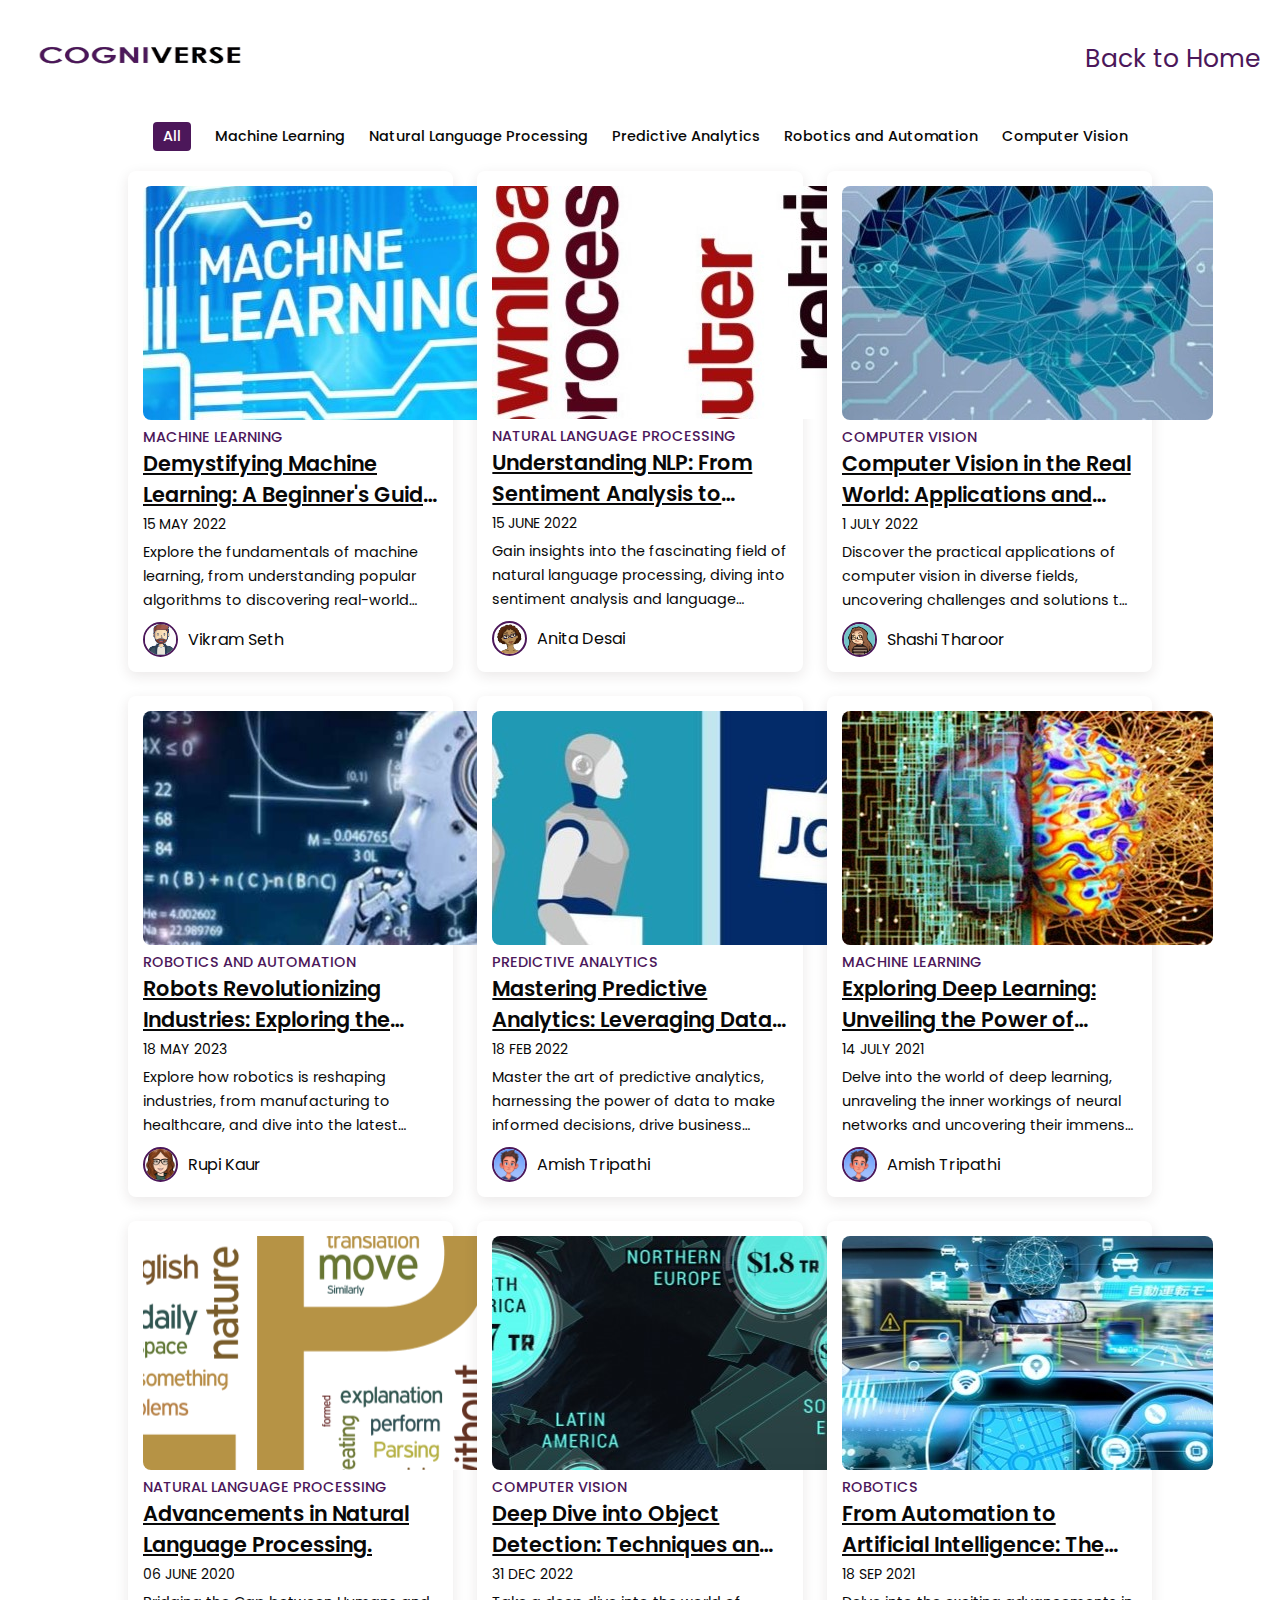
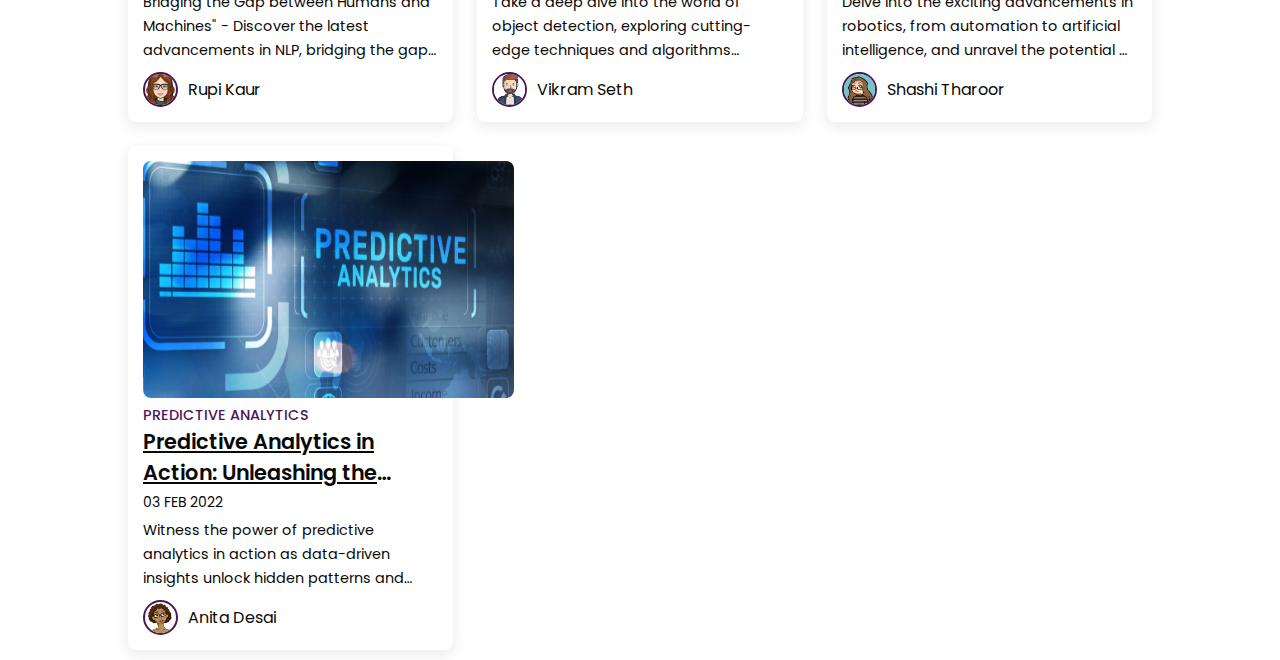
<file: app.html>
<!DOCTYPE html>
<html lang="en">
<head>
    <meta charset="UTF-8">
    <meta name="viewport" content="width=device-width, initial-scale=1.0">
    <title>Applications</title>
    <link rel="stylesheet" href="style.css">
    <style>
        /* Additional CSS specific to post-page.html */
        body {
          margin: 0;
          padding-top: 80px; /* Adjust this value to provide space for the fixed navbar */
        }
    
        /* Fixed Navbar */
        nav {
          position: fixed;
          top: 0;
          left: 0;
          width: 100%;
          background-color: #fff;
          padding: 20px;
          color: #000;
        }
    
        .logo {
         
          height: 70px;
          width:250px;
        }
    
        .nav-links {
          /*display: inline-block;*/
          float: right;
        }
    
        .nav-links a {
          color: #4c175a;
          text-decoration: none;
          margin-left: 20px;
          font-size: 25px;
        }
    </style>
</head>
<body>
    <div id="head">
        <div class="contain">
            <nav>
                <a href="index.html"><img src="logo1.png" class="logo" alt="Logo"></a>
                <div class="nav-links">
                  <a href="index.html">Back to Home</a>
                </div>
              </nav>
        </div>
    </div>
    <div id="blog">
        <div class="post-filter container">
            <span class="filter-item active-filter" data-filter="all">All</span>
            <span class="filter-item" data-filter="ML">Machine Learning</span>
            <span class="filter-item" data-filter="NLP">Natural Language Processing</span>
            <span class="filter-item" data-filter="PA">Predictive Analytics</span>
            <span class="filter-item" data-filter="robotics">Robotics and Automation</span>
            <span class="filter-item" data-filter="cv">Computer Vision</span>
        </div>
    
        <section class="post container">
           
            <div class="post-box ML">
                <a href="post-page.html"><img src="ML.jpg" alt="" class="post-img"></a>
                <h2 class="category">Machine Learning</h2>
                <a href="post-page.html" class="post-title">
                    Demystifying Machine Learning: A Beginner's Guide to Algorithms and Applications.
                </a>
                <span class="post-date">15 May 2022</span>
                <p class="post-description">Explore the fundamentals of machine learning, from understanding popular algorithms to discovering real-world applications, making it accessible to beginners.</p>
                <div class="profile">
                    <img src="icon1.jpeg" alt=""class="profile-img">
                    <span class="profile-name">Vikram Seth</span>
                </div>
            </div>
            <div class="post-box NLP">
                <a href="post-page.html"><img src="NLP.jpg" alt="" class="post-img"></a>
                <h2 class="category">Natural Language Processing</h2>
                <a href="post-page.html" class="post-title">
                    Understanding NLP: From Sentiment Analysis to Language Generation.
                </a>
                <span class="post-date">15 June 2022</span>
                <p class="post-description"> Gain insights into the fascinating field of natural language processing, diving into sentiment analysis and language generation techniques, enabling machines to understand and communicate like humans.</p>
                <div class="profile">
                    <img src="icon2.png" alt=""class="profile-img">
                    <span class="profile-name">Anita Desai</span>
                </div>
            </div>
            <div class="post-box cv">
                <a href="post-page.html"><img src="rl.jpg" alt="" class="post-img"></a>
                <h2 class="category">Computer Vision</h2>
                <a href="post-page.html" class="post-title">
                    Computer Vision in the Real World: Applications and Challenges.
                </a>
                <span class="post-date">1 July 2022</span>
                <p class="post-description"> Discover the practical applications of computer vision in diverse fields, uncovering challenges and solutions to enhance object recognition, image processing, and more.</p>
                <div class="profile">
                    <img src="icon3.jpg" alt=""class="profile-img">
                    <span class="profile-name">Shashi Tharoor</span>
                </div>
            </div>
            <div class="post-box robotics">
                <a href="post-page.html"><img src="robotics.jpg" alt="" class="post-img"></a>
                <h2 class="category">Robotics and Automation</h2>
                <a href="post-page.html" class="post-title">
                    Robots Revolutionizing Industries: Exploring the Latest Trends in Robotics. 
                </a>
                <span class="post-date">18 May 2023</span>
                <p class="post-description"> Explore how robotics is reshaping industries, from manufacturing to healthcare, and dive into the latest trends driving the future of automation and intelligent machines.</p>
                <div class="profile">
                    <img src="icon4.png" alt=""class="profile-img">
                    <span class="profile-name">Rupi Kaur</span>
                </div>
            </div>
            <div class="post-box PA">
                <a href="post-page.html"><img src="jobs.jpg" alt="" class="post-img"></a>
                <h2 class="category">Predictive Analytics</h2>
                <a href="post-page.html" class="post-title">
                    Mastering Predictive Analytics: Leveraging Data for Better Decision-Making.
                </a>
                <span class="post-date">18 Feb 2022</span>
                <p class="post-description">Master the art of predictive analytics, harnessing the power of data to make informed decisions, drive business growth, and gain a competitive edge in today's data-driven world.</p>
                <div class="profile">
                    <img src="icon5.jpg" alt=""class="profile-img">
                    <span class="profile-name">Amish Tripathi</span>
                </div>
            </div>


            <div class="post-box ML">
                <a href="post-page.html"><img src="dl.jpg" alt="" class="post-img"></a>
                <h2 class="category">Machine Learning</h2>
                <a href="post-page.html" class="post-title">
                    Exploring Deep Learning: Unveiling the Power of Neural Networks.
                </a>
                <span class="post-date">14 July 2021</span>
                <p class="post-description"> Delve into the world of deep learning, unraveling the inner workings of neural networks and uncovering their immense potential in various domains.</p>
                <div class="profile">
                    <img src="icon5.jpg" alt=""class="profile-img">
                    <span class="profile-name">Amish Tripathi</span>
                </div>
            </div>
    
            <div class="post-box NLP">
                <a href="post-page.html"><img src="NLP.png" alt="" class="post-img"></a>
                <h2 class="category">Natural Language Processing</h2>
                <a href="post-page.html" class="post-title">
                    Advancements in Natural Language Processing.
                </a>
                <span class="post-date">06 June 2020</span>
                <p class="post-description"> Bridging the Gap between Humans and Machines" - Discover the latest advancements in NLP, bridging the gap between humans and machines, revolutionizing communication and paving the way for intelligent applications.</p>
                <div class="profile">
                    <img src="icon4.png" alt=""class="profile-img">
                    <span class="profile-name">Rupi Kaur</span>
                </div>
            </div>
            <div class="post-box cv">
                <a href="post-page.html"><img src="eco.jpg" alt="" class="post-img"></a>
                <h2 class="category">Computer Vision</h2>
                <a href="post-page.html" class="post-title">
                    Deep Dive into Object Detection: Techniques and Algorithms.
                </a>
                <span class="post-date">31 Dec 2022</span>
                <p class="post-description">Take a deep dive into the world of object detection, exploring cutting-edge techniques and algorithms powering the accurate identification and localization of objects in images and videos.</p>
                <div class="profile">
                    <img src="icon1.jpeg" alt=""class="profile-img">
                    <span class="profile-name">Vikram Seth</span>
                </div>
            </div>
            <div class="post-box robotics">
                <a href="post-page.html"><img src="vehi.jpeg" alt="" class="post-img"></a>
                <h2 class="category">Robotics</h2>
                <a href="post-page.html" class="post-title">
                    From Automation to Artificial Intelligence: The Future of Robotics.
                </a>
                <span class="post-date">18 Sep 2021</span>
                <p class="post-description">Delve into the exciting advancements in robotics, from automation to artificial intelligence, and unravel the potential of robots to transform our daily lives.</p>
                <div class="profile">
                    <img src="icon3.jpg" alt=""class="profile-img">
                    <span class="profile-name">Shashi Tharoor</span>
                </div>
            </div>
            <div class="post-box PA">
                <a href="post-page.html"><img src="PA.png" alt="" class="post-img"></a>
                <h2 class="category">Predictive Analytics</h2>
                <a href="post-page.html" class="post-title">
                    Predictive Analytics in Action: Unleashing the Power of Data-driven Insights.
                </a>
                <span class="post-date">03 Feb 2022</span>
                <p class="post-description">Witness the power of predictive analytics in action as data-driven insights unlock hidden patterns and trends, empowering organizations to optimize processes, improve customer experiences, and drive innovation.</p>
                <div class="profile">
                    <img src="icon2.png" alt=""class="profile-img">
                    <span class="profile-name">Anita Desai</span>
                </div>
            </div>
        </section>
    </div>
    <script src="https://code.jquery.com/jquery-3.7.0.js" integrity="sha256-JlqSTELeR4TLqP0OG9dxM7yDPqX1ox/HfgiSLBj8+kM=" crossorigin="anonymous"></script>
    <script src="main.js"></script>
    
</body>
</html>
</file>
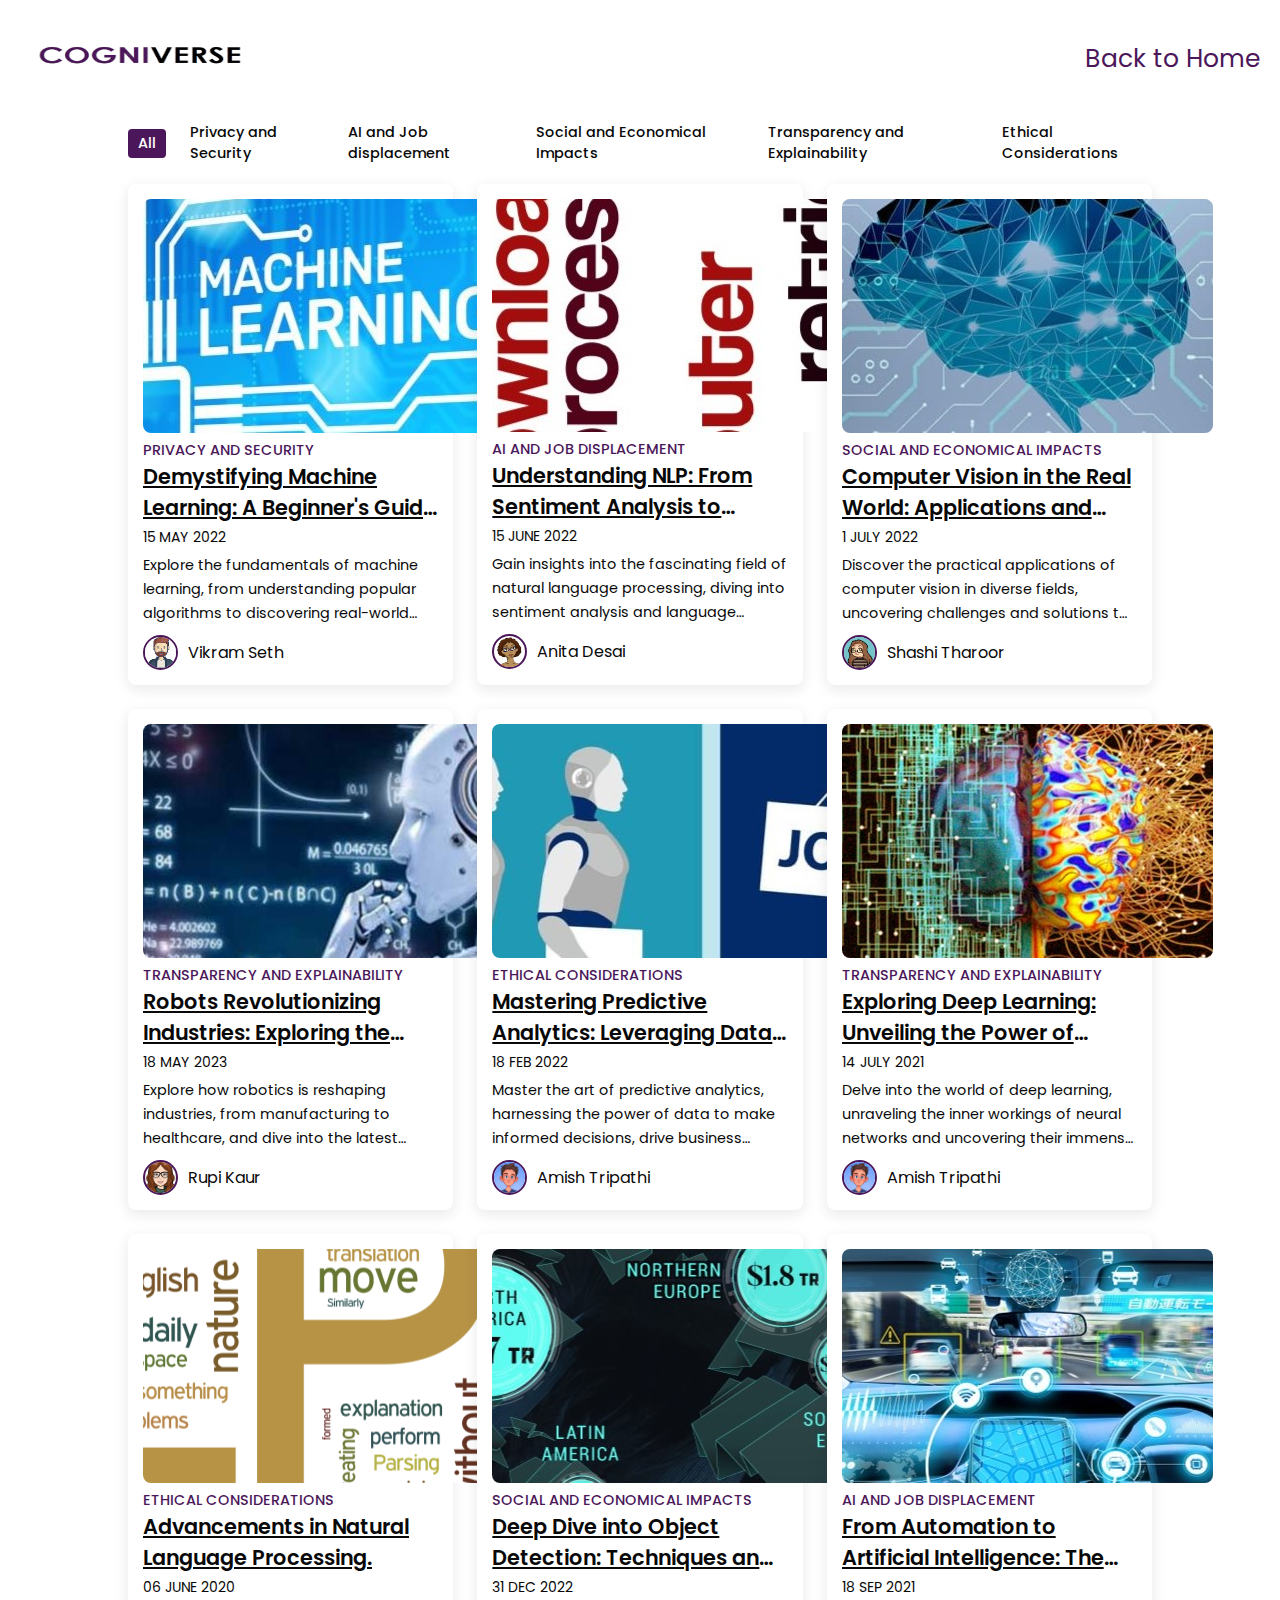
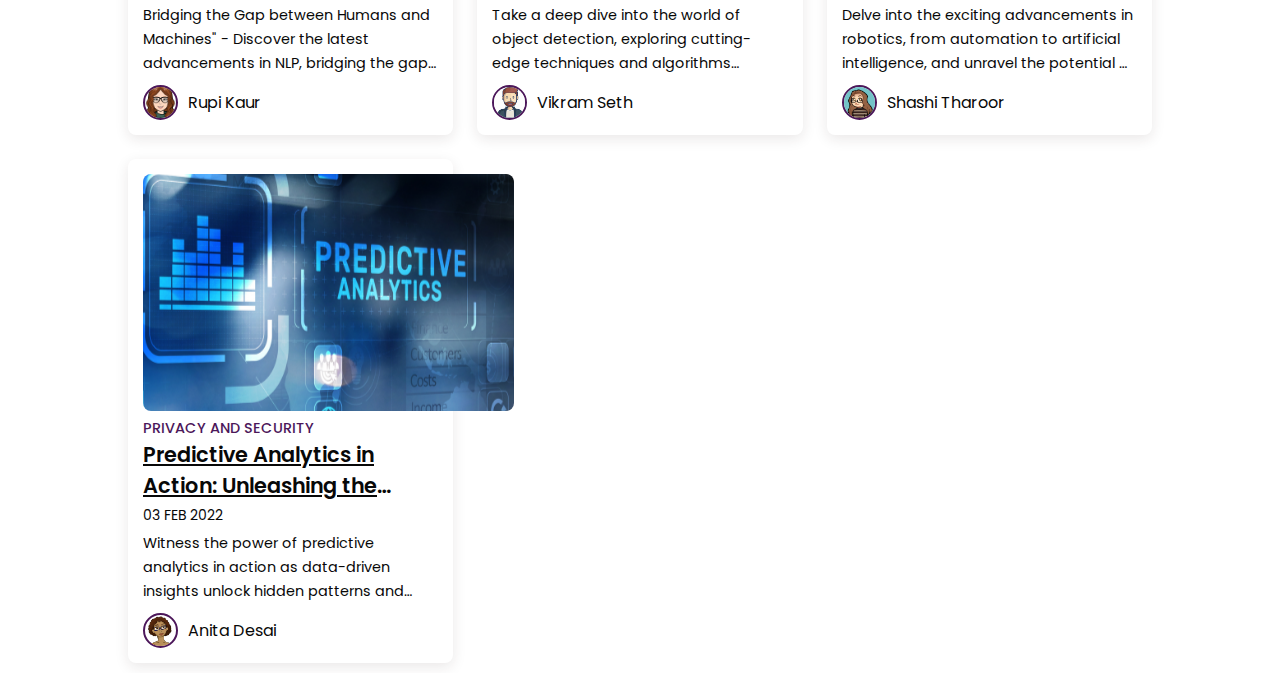
<file: ethics.html>
<!DOCTYPE html>
<html lang="en">
<head>
    <meta charset="UTF-8">
    <meta name="viewport" content="width=device-width, initial-scale=1.0">
    <title>Ethics</title>
    <link rel="stylesheet" href="style.css">
    <style>
        /* Additional CSS specific to post-page.html */
        body {
          margin: 0;
          padding-top: 80px; /* Adjust this value to provide space for the fixed navbar */
        }
    
        /* Fixed Navbar */
        nav {
          position: fixed;
          top: 0;
          left: 0;
          width: 100%;
          background-color: #fff;
          padding: 20px;
          color: #000;
        }
    
        .logo {
         
          height: 70px;
          width:250px;
        }
    
        .nav-links {
          /*display: inline-block;*/
          float: right;
        }
    
        .nav-links a {
          color: #4c175a;
          text-decoration: none;
          margin-left: 20px;
          font-size: 25px;
        }
    </style>
</head>
<body>
    <div id="head">
        <div class="contain">
            <nav>
                <a href="index.html"><img src="logo1.png" class="logo" alt="Logo"></a>
                <div class="nav-links">
                  <a href="index.html">Back to Home</a>
                </div>
              </nav>
        </div>
    </div>
    <div id="blog">
        <div class="post-filter container">
            <span class="filter-item active-filter" data-filter="all">All</span>
            <span class="filter-item" data-filter="privacy">Privacy and Security</span>
            <span class="filter-item" data-filter="job">AI and Job displacement</span>
            <span class="filter-item" data-filter="eco">Social and Economical Impacts</span>
            <span class="filter-item" data-filter="trans">Transparency and Explainability</span>
            <span class="filter-item" data-filter="ethics">Ethical Considerations</span>
        </div>
    
        <section class="post container">
           
            <div class="post-box privacy">
                <a href="post-page.html"><img src="ML.jpg" alt="" class="post-img"></a>
                <h2 class="category">Privacy and Security</h2>
                <a href="post-page.html" class="post-title">
                    Demystifying Machine Learning: A Beginner's Guide to Algorithms and Applications.
                </a>
                <span class="post-date">15 May 2022</span>
                <p class="post-description">Explore the fundamentals of machine learning, from understanding popular algorithms to discovering real-world applications, making it accessible to beginners.</p>
                <div class="profile">
                    <img src="icon1.jpeg" alt=""class="profile-img">
                    <span class="profile-name">Vikram Seth</span>
                </div>
            </div>
            <div class="post-box job">
                <a href="post-page.html"><img src="NLP.jpg" alt="" class="post-img"></a>
                <h2 class="category">AI and Job displacement</h2>
                <a href="post-page.html" class="post-title">
                    Understanding NLP: From Sentiment Analysis to Language Generation.
                </a>
                <span class="post-date">15 June 2022</span>
                <p class="post-description"> Gain insights into the fascinating field of natural language processing, diving into sentiment analysis and language generation techniques, enabling machines to understand and communicate like humans.</p>
                <div class="profile">
                    <img src="icon2.png" alt=""class="profile-img">
                    <span class="profile-name">Anita Desai</span>
                </div>
            </div>
            <div class="post-box eco">
                <a href="post-page.html"><img src="rl.jpg" alt="" class="post-img"></a>
                <h2 class="category">Social and Economical Impacts</h2>
                <a href="post-page.html" class="post-title">
                    Computer Vision in the Real World: Applications and Challenges.
                </a>
                <span class="post-date">1 July 2022</span>
                <p class="post-description"> Discover the practical applications of computer vision in diverse fields, uncovering challenges and solutions to enhance object recognition, image processing, and more.</p>
                <div class="profile">
                    <img src="icon3.jpg" alt=""class="profile-img">
                    <span class="profile-name">Shashi Tharoor</span>
                </div>
            </div>
            <div class="post-box trans">
                <a href="post-page.html"><img src="robotics.jpg" alt="" class="post-img"></a>
                <h2 class="category">Transparency and Explainability</h2>
                <a href="post-page.html" class="post-title">
                    Robots Revolutionizing Industries: Exploring the Latest Trends in Robotics. 
                </a>
                <span class="post-date">18 May 2023</span>
                <p class="post-description"> Explore how robotics is reshaping industries, from manufacturing to healthcare, and dive into the latest trends driving the future of automation and intelligent machines.</p>
                <div class="profile">
                    <img src="icon4.png" alt=""class="profile-img">
                    <span class="profile-name">Rupi Kaur</span>
                </div>
            </div>
            <div class="post-box ethics">
                <a href="post-page.html"><img src="jobs.jpg" alt="" class="post-img"></a>
                <h2 class="category">Ethical Considerations</h2>
                <a href="post-page.html" class="post-title">
                    Mastering Predictive Analytics: Leveraging Data for Better Decision-Making.
                </a>
                <span class="post-date">18 Feb 2022</span>
                <p class="post-description">Master the art of predictive analytics, harnessing the power of data to make informed decisions, drive business growth, and gain a competitive edge in today's data-driven world.</p>
                <div class="profile">
                    <img src="icon5.jpg" alt=""class="profile-img">
                    <span class="profile-name">Amish Tripathi</span>
                </div>
            </div>


            <div class="post-box trans">
                <a href="post-page.html"><img src="dl.jpg" alt="" class="post-img"></a>
                <h2 class="category">Transparency and Explainability</h2>
                <a href="post-page.html" class="post-title">
                    Exploring Deep Learning: Unveiling the Power of Neural Networks.
                </a>
                <span class="post-date">14 July 2021</span>
                <p class="post-description"> Delve into the world of deep learning, unraveling the inner workings of neural networks and uncovering their immense potential in various domains.</p>
                <div class="profile">
                    <img src="icon5.jpg" alt=""class="profile-img">
                    <span class="profile-name">Amish Tripathi</span>
                </div>
            </div>
    
            <div class="post-box ethics">
                <a href="post-page.html"><img src="NLP.png" alt="" class="post-img"></a>
                <h2 class="category">Ethical Considerations</h2>
                <a href="post-page.html" class="post-title">
                    Advancements in Natural Language Processing.
                </a>
                <span class="post-date">06 June 2020</span>
                <p class="post-description"> Bridging the Gap between Humans and Machines" - Discover the latest advancements in NLP, bridging the gap between humans and machines, revolutionizing communication and paving the way for intelligent applications.</p>
                <div class="profile">
                    <img src="icon4.png" alt=""class="profile-img">
                    <span class="profile-name">Rupi Kaur</span>
                </div>
            </div>
            <div class="post-box eco">
                <a href="post-page.html"><img src="eco.jpg" alt="" class="post-img"></a>
                <h2 class="category">Social and Economical Impacts</h2>
                <a href="post-page.html" class="post-title">
                    Deep Dive into Object Detection: Techniques and Algorithms.
                </a>
                <span class="post-date">31 Dec 2022</span>
                <p class="post-description">Take a deep dive into the world of object detection, exploring cutting-edge techniques and algorithms powering the accurate identification and localization of objects in images and videos.</p>
                <div class="profile">
                    <img src="icon1.jpeg" alt=""class="profile-img">
                    <span class="profile-name">Vikram Seth</span>
                </div>
            </div>
            <div class="post-box job">
                <a href="post-page.html"><img src="vehi.jpeg" alt="" class="post-img"></a>
                <h2 class="category">AI and Job displacement</h2>
                <a href="post-page.html" class="post-title">
                    From Automation to Artificial Intelligence: The Future of Robotics.
                </a>
                <span class="post-date">18 Sep 2021</span>
                <p class="post-description">Delve into the exciting advancements in robotics, from automation to artificial intelligence, and unravel the potential of robots to transform our daily lives.</p>
                <div class="profile">
                    <img src="icon3.jpg" alt=""class="profile-img">
                    <span class="profile-name">Shashi Tharoor</span>
                </div>
            </div>
            <div class="post-box privacy">
                <a href="post-page.html"><img src="PA.png" alt="" class="post-img"></a>
                <h2 class="category">Privacy and Security</h2>
                <a href="post-page.html" class="post-title">
                    Predictive Analytics in Action: Unleashing the Power of Data-driven Insights.
                </a>
                <span class="post-date">03 Feb 2022</span>
                <p class="post-description">Witness the power of predictive analytics in action as data-driven insights unlock hidden patterns and trends, empowering organizations to optimize processes, improve customer experiences, and drive innovation.</p>
                <div class="profile">
                    <img src="icon2.png" alt=""class="profile-img">
                    <span class="profile-name">Anita Desai</span>
                </div>
            </div>
        </section>
    </div>
    <script src="https://code.jquery.com/jquery-3.7.0.js" integrity="sha256-JlqSTELeR4TLqP0OG9dxM7yDPqX1ox/HfgiSLBj8+kM=" crossorigin="anonymous"></script>
    <script src="main.js"></script>
    
</body>
</html>
</file>
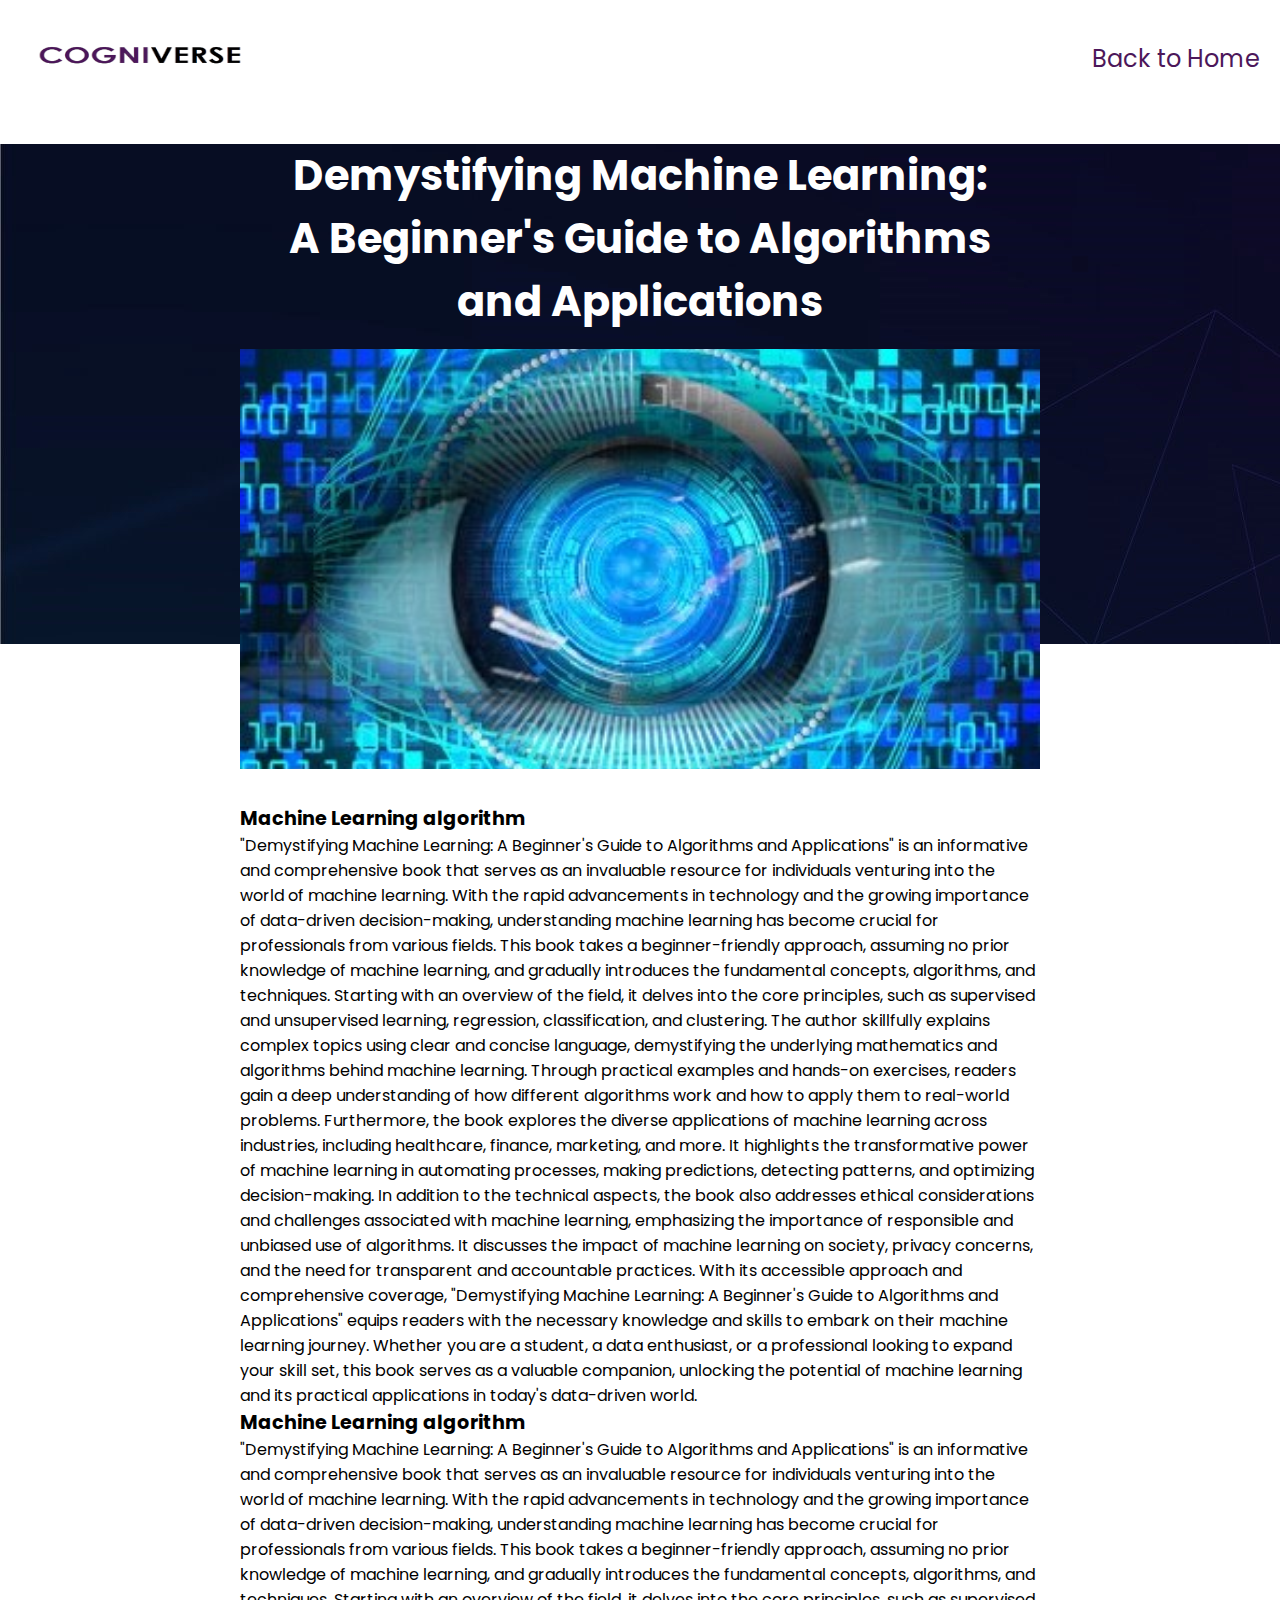
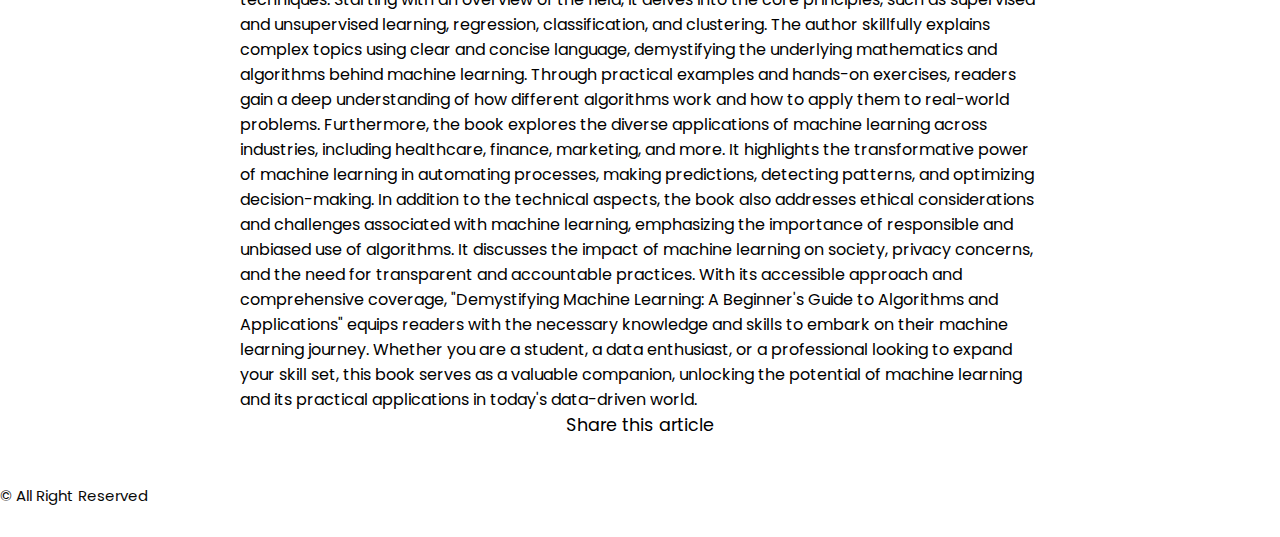
<file: post-page.html>
<!DOCTYPE html>
<html lang="en">
<head>
    <meta charset="UTF-8">
    <meta name="viewport" content="width=device-width, initial-scale=1.0">
    <title>Post page</title>
    <link rel="stylesheet" href="style.css">
    <style>
        /* Additional CSS specific to post-page.html */
        body {
          margin: 0;
          padding-top: 80px; /* Adjust this value to provide space for the fixed navbar */
        }
    
        /* Fixed Navbar */
        nav {
          position: fixed;
          top: 0;
          left: 0;
          width: 100%;
          background-color: #fff;
          padding: 20px;
          color: #000;
        }
    
        .logo {
         
          height: 70px;
          width:250px;
        }
    
        .nav-links {
          /*display: inline-block;*/
          float: right;

        }
    
        .nav-links a {
          color: #4c175a;
          text-decoration: none;
          margin-left: 20px;
          font-size: 1.5rem;
        }
        .post-header{
            color:#000;
            width:100%;
            height:500px;
            background-image: url(gradient1.jpg);
        }
        .post-container{
            max-width:800px;
            margin:auto;
            width:100%;
        }
        .header-content{
            display:flex;
            flex-direction: column;
            align-items: center;
            margin-top:4rem !important;
        }
        .header-title{
            width:90%;
            font-size:2.6rem;
            color:#fff;
            text-align: center;
            margin-bottom:1rem;
        }
        .header-img{
            width:100%;
            height:420px;
            object-fit:cover;
            object-position:center;
        }
        .post-content{
            color:#000;
            margin-top:10rem !important;
        }
        .sub-heading{
            font-size:1.2rem;
        }
        .post-text{
            font-size: 1rem;
            line-height: 1.7rem;
            margin:1rem 0;
            text-align: justify;
        }
        .share{
            color:#000;
            display:flex;
            flex-direction: column;
            align-items: center;
            row-gap: 1rem;
        }
        .share-title{
            font-size: 1.1rem;
        }
    </style>
</head>
<body>
    <div id="head">
        <div class="contain">
            <nav>
                <a href="index.html"><img src="logo1.png" class="logo" alt="Logo"></a>
                <div class="nav-links">
                  <a href="index.html">Back to Home</a>
                </div>
              </nav>
        </div>
    </div>
    <section class="post-header">
        <div class="header-content post-container">
            <h1 class="header-title">Demystifying Machine Learning: A Beginner's Guide to Algorithms and Applications</h1>
            <img src="cv.jpg" alt="" class="header-img">
        </div>
    </section>
    <section class="post-content post-container">
        <h2 class="sub-heading">Machine Learning algorithm</h2>
        <p class="post text">"Demystifying Machine Learning: A Beginner's Guide to Algorithms and Applications" is an informative and comprehensive book that serves as an invaluable resource for individuals venturing into the world of machine learning. With the rapid advancements in technology and the growing importance of data-driven decision-making, understanding machine learning has become crucial for professionals from various fields.

            This book takes a beginner-friendly approach, assuming no prior knowledge of machine learning, and gradually introduces the fundamental concepts, algorithms, and techniques. Starting with an overview of the field, it delves into the core principles, such as supervised and unsupervised learning, regression, classification, and clustering.
            
            The author skillfully explains complex topics using clear and concise language, demystifying the underlying mathematics and algorithms behind machine learning. Through practical examples and hands-on exercises, readers gain a deep understanding of how different algorithms work and how to apply them to real-world problems.
            
            Furthermore, the book explores the diverse applications of machine learning across industries, including healthcare, finance, marketing, and more. It highlights the transformative power of machine learning in automating processes, making predictions, detecting patterns, and optimizing decision-making.
            
            In addition to the technical aspects, the book also addresses ethical considerations and challenges associated with machine learning, emphasizing the importance of responsible and unbiased use of algorithms. It discusses the impact of machine learning on society, privacy concerns, and the need for transparent and accountable practices.
            
            With its accessible approach and comprehensive coverage, "Demystifying Machine Learning: A Beginner's Guide to Algorithms and Applications" equips readers with the necessary knowledge and skills to embark on their machine learning journey. Whether you are a student, a data enthusiast, or a professional looking to expand your skill set, this book serves as a valuable companion, unlocking the potential of machine learning and its practical applications in today's data-driven world.
        </p>
        <h2 class="sub-heading">Machine Learning algorithm</h2>
        <p class="post text">"Demystifying Machine Learning: A Beginner's Guide to Algorithms and Applications" is an informative and comprehensive book that serves as an invaluable resource for individuals venturing into the world of machine learning. With the rapid advancements in technology and the growing importance of data-driven decision-making, understanding machine learning has become crucial for professionals from various fields.

            This book takes a beginner-friendly approach, assuming no prior knowledge of machine learning, and gradually introduces the fundamental concepts, algorithms, and techniques. Starting with an overview of the field, it delves into the core principles, such as supervised and unsupervised learning, regression, classification, and clustering.
            
            The author skillfully explains complex topics using clear and concise language, demystifying the underlying mathematics and algorithms behind machine learning. Through practical examples and hands-on exercises, readers gain a deep understanding of how different algorithms work and how to apply them to real-world problems.
            
            Furthermore, the book explores the diverse applications of machine learning across industries, including healthcare, finance, marketing, and more. It highlights the transformative power of machine learning in automating processes, making predictions, detecting patterns, and optimizing decision-making.
            
            In addition to the technical aspects, the book also addresses ethical considerations and challenges associated with machine learning, emphasizing the importance of responsible and unbiased use of algorithms. It discusses the impact of machine learning on society, privacy concerns, and the need for transparent and accountable practices.
            
            With its accessible approach and comprehensive coverage, "Demystifying Machine Learning: A Beginner's Guide to Algorithms and Applications" equips readers with the necessary knowledge and skills to embark on their machine learning journey. Whether you are a student, a data enthusiast, or a professional looking to expand your skill set, this book serves as a valuable companion, unlocking the potential of machine learning and its practical applications in today's data-driven world.
        </p>
    </section>
    <div class="share post-container">
        <span class="share-title">Share this article</span>
        <div class="social">
            <a href="#"><i class='bx bxl-facebook'></i></a>
            <a href="#"><i class='bx bxl-twitter'></i></a>
            <a href="#"><i class='bx bxl-instagram'></i></a>
            <a href="#"><i class='bx bxl-linkedin' ></i></a>
        </div>
    </div>
    <div class="footer container">
        <p>&#169; All Right Reserved </p>
        <div class="social">
            <a href="#"><i class='bx bxl-facebook'></i></a>
            <a href="#"><i class='bx bxl-twitter'></i></a>
            <a href="#"><i class='bx bxl-instagram'></i></a>
            <a href="#"><i class='bx bxl-linkedin' ></i></a>
        </div>
    </div>
    <script src="https://code.jquery.com/jquery-3.7.0.js" integrity="sha256-JlqSTELeR4TLqP0OG9dxM7yDPqX1ox/HfgiSLBj8+kM=" crossorigin="anonymous"></script>
    <script src="main.js"></script>
    
</body>
</html>
</file>
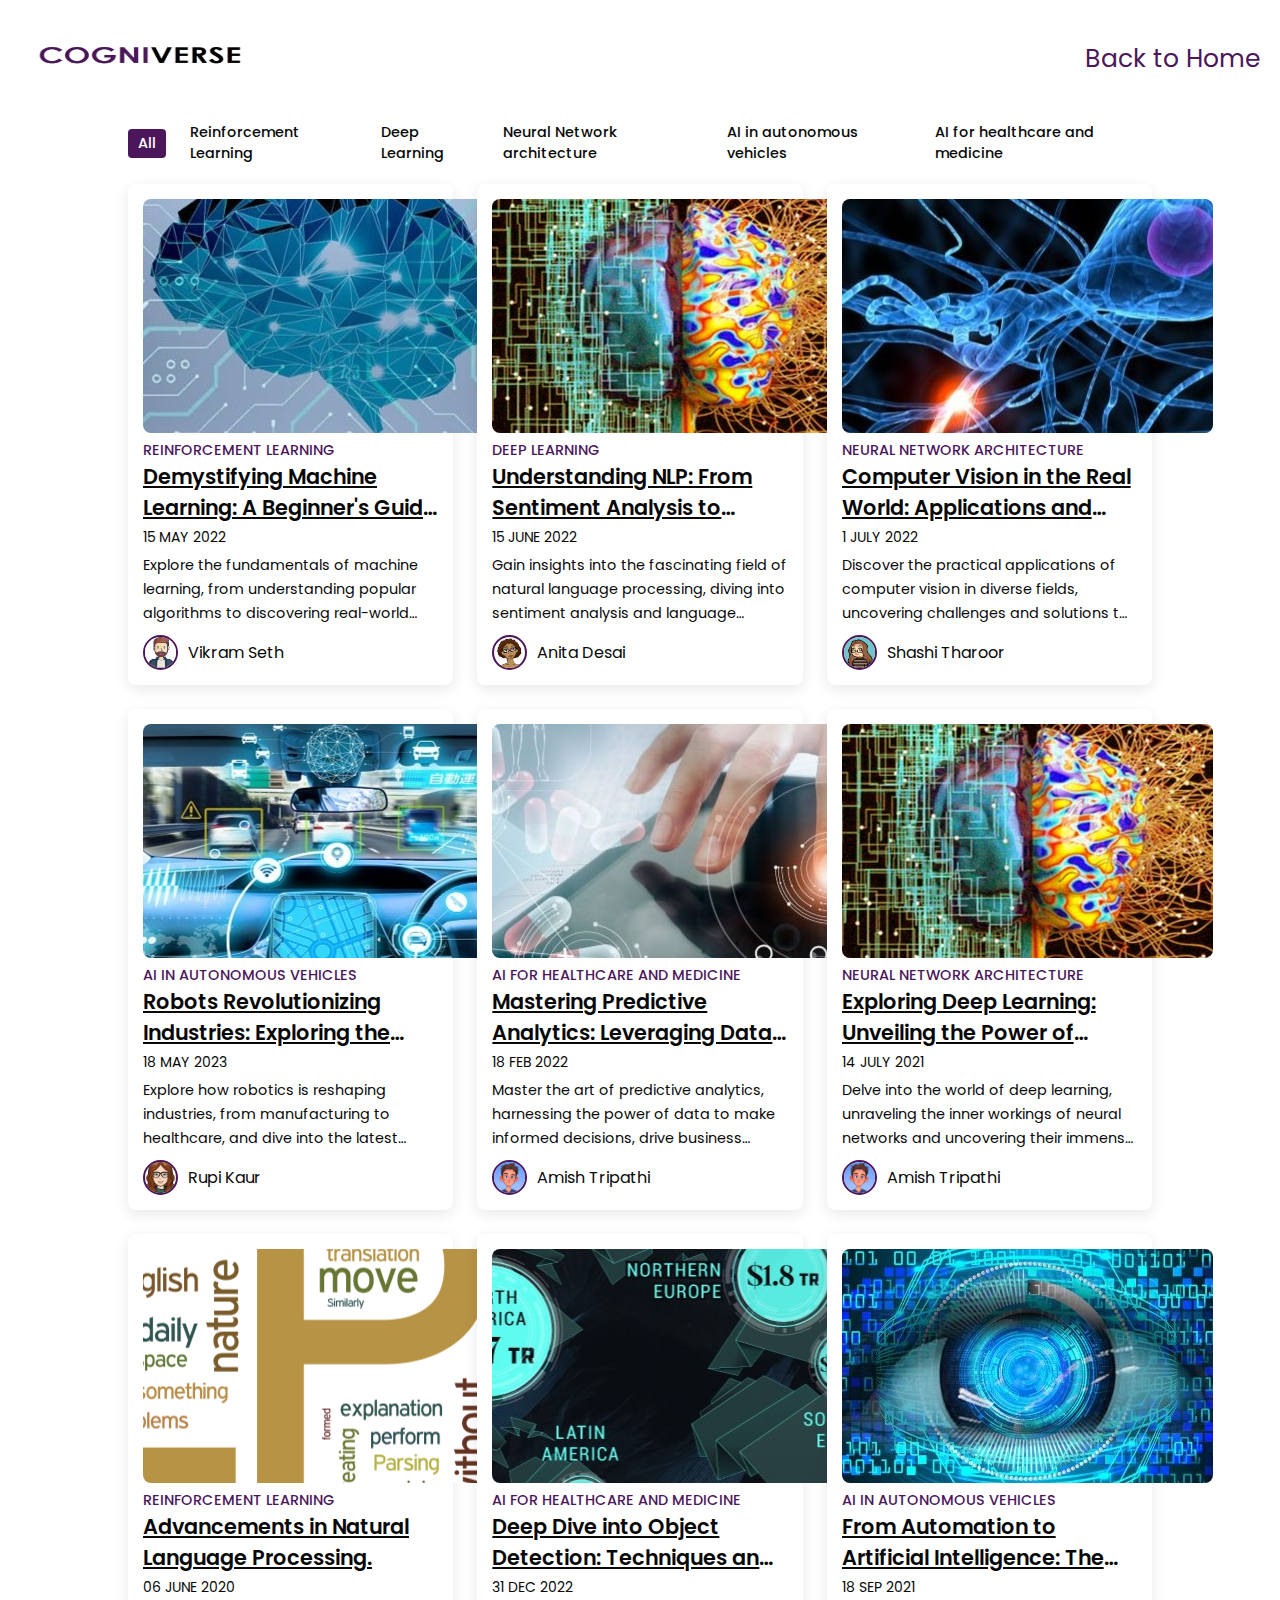
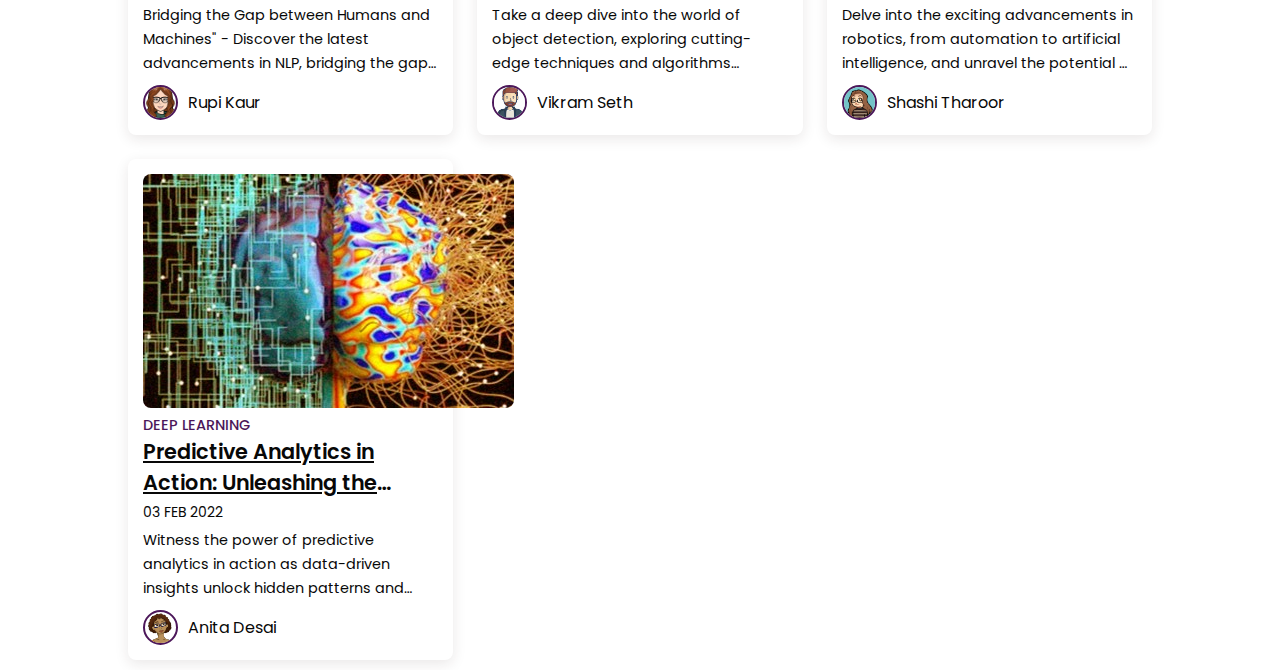
<file: research.html>
<!DOCTYPE html>
<html lang="en">
<head>
    <meta charset="UTF-8">
    <meta name="viewport" content="width=device-width, initial-scale=1.0">
    <title>research</title>
    <link rel="stylesheet" href="style.css">
    <style>
        /* Additional CSS specific to post-page.html */
        body {
          margin: 0;
          padding-top: 80px; /* Adjust this value to provide space for the fixed navbar */
        }
    
        /* Fixed Navbar */
        nav {
          position: fixed;
          top: 0;
          left: 0;
          width: 100%;
          background-color: #fff;
          padding: 20px;
          color: #000;
        }
    
        .logo {
         
          height: 70px;
          width:250px;
        }
    
        .nav-links {
          /*display: inline-block;*/
          float: right;
        }
    
        .nav-links a {
          color: #4c175a;
          text-decoration: none;
          margin-left: 20px;
          font-size: 25px;
        }
    </style>
</head>
<body>
    <div id="head">
        <div class="contain">
            <nav>
                <a href="index.html"><img src="logo1.png" class="logo" alt="Logo"></a>
                <div class="nav-links">
                  <a href="index.html">Back to Home</a>
                </div>
              </nav>
        </div>
    </div>
    <div id="blog">
        <div class="post-filter container">
            <span class="filter-item active-filter" data-filter="all">All</span>
            <span class="filter-item" data-filter="rl">Reinforcement Learning</span>
            <span class="filter-item" data-filter="dl">Deep Learning</span>
            <span class="filter-item" data-filter="nn">Neural Network architecture</span>
            <span class="filter-item" data-filter="vehi">AI in autonomous vehicles</span>
            <span class="filter-item" data-filter="health">AI for healthcare and medicine</span>
        </div>
    
        <section class="post container">
           
            <div class="post-box rl">
                <a href="post-page.html"><img src="rl.jpg" alt="" class="post-img"></a>
                <h2 class="category">Reinforcement Learning</h2>
                <a href="post-page.html" class="post-title">
                    Demystifying Machine Learning: A Beginner's Guide to Algorithms and Applications.
                </a>
                <span class="post-date">15 May 2022</span>
                <p class="post-description">Explore the fundamentals of machine learning, from understanding popular algorithms to discovering real-world applications, making it accessible to beginners.</p>
                <div class="profile">
                    <img src="icon1.jpeg" alt=""class="profile-img">
                    <span class="profile-name">Vikram Seth</span>
                </div>
            </div>
            <div class="post-box dl">
                <a href="post-page.html"><img src="dl.jpg" alt="" class="post-img"></a>
                <h2 class="category">Deep Learning</h2>
                <a href="post-page.html" class="post-title">
                    Understanding NLP: From Sentiment Analysis to Language Generation.
                </a>
                <span class="post-date">15 June 2022</span>
                <p class="post-description"> Gain insights into the fascinating field of natural language processing, diving into sentiment analysis and language generation techniques, enabling machines to understand and communicate like humans.</p>
                <div class="profile">
                    <img src="icon2.png" alt=""class="profile-img">
                    <span class="profile-name">Anita Desai</span>
                </div>
            </div>
            <div class="post-box nn">
                <a href="post-page.html"><img src="nn.jpg" alt="" class="post-img"></a>
                <h2 class="category">Neural Network architecture</h2>
                <a href="post-page.html" class="post-title">
                    Computer Vision in the Real World: Applications and Challenges.
                </a>
                <span class="post-date">1 July 2022</span>
                <p class="post-description"> Discover the practical applications of computer vision in diverse fields, uncovering challenges and solutions to enhance object recognition, image processing, and more.</p>
                <div class="profile">
                    <img src="icon3.jpg" alt=""class="profile-img">
                    <span class="profile-name">Shashi Tharoor</span>
                </div>
            </div>
            <div class="post-box vehi">
                <a href="post-page.html"><img src="vehi.jpeg" alt="" class="post-img"></a>
                <h2 class="category">AI in autonomous vehicles</h2>
                <a href="post-page.html" class="post-title">
                    Robots Revolutionizing Industries: Exploring the Latest Trends in Robotics. 
                </a>
                <span class="post-date">18 May 2023</span>
                <p class="post-description"> Explore how robotics is reshaping industries, from manufacturing to healthcare, and dive into the latest trends driving the future of automation and intelligent machines.</p>
                <div class="profile">
                    <img src="icon4.png" alt=""class="profile-img">
                    <span class="profile-name">Rupi Kaur</span>
                </div>
            </div>
            <div class="post-box health">
                <a href="post-page.html"><img src="health.jpeg" alt="" class="post-img"></a>
                <h2 class="category">AI for healthcare and medicine</h2>
                <a href="post-page.html" class="post-title">
                    Mastering Predictive Analytics: Leveraging Data for Better Decision-Making.
                </a>
                <span class="post-date">18 Feb 2022</span>
                <p class="post-description">Master the art of predictive analytics, harnessing the power of data to make informed decisions, drive business growth, and gain a competitive edge in today's data-driven world.</p>
                <div class="profile">
                    <img src="icon5.jpg" alt=""class="profile-img">
                    <span class="profile-name">Amish Tripathi</span>
                </div>
            </div>


            <div class="post-box nn">
                <a href="post-page.html"><img src="dl.jpg" alt="" class="post-img"></a>
                <h2 class="category">Neural Network architecture</h2>
                <a href="post-page.html" class="post-title">
                    Exploring Deep Learning: Unveiling the Power of Neural Networks.
                </a>
                <span class="post-date">14 July 2021</span>
                <p class="post-description"> Delve into the world of deep learning, unraveling the inner workings of neural networks and uncovering their immense potential in various domains.</p>
                <div class="profile">
                    <img src="icon5.jpg" alt=""class="profile-img">
                    <span class="profile-name">Amish Tripathi</span>
                </div>
            </div>
    
            <div class="post-box rl">
                <a href="post-page.html"><img src="NLP.png" alt="" class="post-img"></a>
                <h2 class="category">Reinforcement Learning</h2>
                <a href="post-page.html" class="post-title">
                    Advancements in Natural Language Processing.
                </a>
                <span class="post-date">06 June 2020</span>
                <p class="post-description"> Bridging the Gap between Humans and Machines" - Discover the latest advancements in NLP, bridging the gap between humans and machines, revolutionizing communication and paving the way for intelligent applications.</p>
                <div class="profile">
                    <img src="icon4.png" alt=""class="profile-img">
                    <span class="profile-name">Rupi Kaur</span>
                </div>
            </div>
            <div class="post-box health">
                <a href="post-page.html"><img src="eco.jpg" alt="" class="post-img"></a>
                <h2 class="category">AI for healthcare and medicine</h2>
                <a href="post-page.html" class="post-title">
                    Deep Dive into Object Detection: Techniques and Algorithms.
                </a>
                <span class="post-date">31 Dec 2022</span>
                <p class="post-description">Take a deep dive into the world of object detection, exploring cutting-edge techniques and algorithms powering the accurate identification and localization of objects in images and videos.</p>
                <div class="profile">
                    <img src="icon1.jpeg" alt=""class="profile-img">
                    <span class="profile-name">Vikram Seth</span>
                </div>
            </div>
            <div class="post-box vehi">
                <a href="post-page.html"><img src="cv.jpg" alt="" class="post-img"></a>
                <h2 class="category">AI in autonomous vehicles</h2>
                <a href="post-page.html" class="post-title">
                    From Automation to Artificial Intelligence: The Future of Robotics.
                </a>
                <span class="post-date">18 Sep 2021</span>
                <p class="post-description">Delve into the exciting advancements in robotics, from automation to artificial intelligence, and unravel the potential of robots to transform our daily lives.</p>
                <div class="profile">
                    <img src="icon3.jpg" alt=""class="profile-img">
                    <span class="profile-name">Shashi Tharoor</span>
                </div>
            </div>
            <div class="post-box dl">
                <a href="post-page.html"><img src="dl.jpg" alt="" class="post-img"></a>
                <h2 class="category">Deep Learning</h2>
                <a href="post-page.html" class="post-title">
                    Predictive Analytics in Action: Unleashing the Power of Data-driven Insights.
                </a>
                <span class="post-date">03 Feb 2022</span>
                <p class="post-description">Witness the power of predictive analytics in action as data-driven insights unlock hidden patterns and trends, empowering organizations to optimize processes, improve customer experiences, and drive innovation.</p>
                <div class="profile">
                    <img src="icon2.png" alt=""class="profile-img">
                    <span class="profile-name">Anita Desai</span>
                </div>
            </div>
        </section>
    </div>
    <script src="https://code.jquery.com/jquery-3.7.0.js" integrity="sha256-JlqSTELeR4TLqP0OG9dxM7yDPqX1ox/HfgiSLBj8+kM=" crossorigin="anonymous"></script>
    <script src="main.js"></script>
    
</body>
</html>
</file>
<file: style.css>
@import url('https://fonts.googleapis.com/css2?family=Poppins:wght@400;500;600;700&display=swap');

*{
    margin:0;
    padding:0;
    font-family:'Poppins',sans-serif;
    box-sizing:border-box;
}
body{
    background: #fff;
    color:#fff;
}
#header{
    width:100%;
    height: 100vh;
    background-image: url(gradient1.jpg);
    background-size: cover;
    background-position: center;
    
}
.container{
    padding: 10px 10%;
}

nav{
    display: flex;
    align-items: center;
    justify-content: space-between;
    flex-wrap: wrap;
   
}
.logo{
    width: 220px;
}


nav ul li{
    display: inline-block;
    list-style: none;
    margin: 10px 20px;
}
nav ul li a{
    color:#fff;
    text-decoration:none ;
    font-size: 18 px;
    position:relative;
}
nav ul li a::after{
    content: '';
    width: 0;
    height: 3px;
    background:#4c175a;
    position: absolute;
    left:0;
    bottom: -6px;
    transition: 0.5s;
}
nav ul li a:hover::after{
    width:100%;
}

.header-text{
    margin-top:20%;
    font-size:30px;
    margin-left:10%;
}
.header-text h1{
    font-size:60px;
    margin-top:20px;
}

.login-button {
    margin-top: 20px;
    display: flex;
    align-items: center;
    justify-content: center;
  }
  
  .login-button a {
    padding: 10px 20px;
    background-color: #4c175a;
    color: #fff;
    text-decoration: none;
    border-radius: 5px;
    font-weight: bold;
  }

  .login-button a:hover {
    background-color: #fff;
    color: #4c175a;
  }

#blog{
    color:#080808;
}

.post-filter{
    display: flex;
    justify-content: center;
    align-items:center;
    column-gap: 1.5rem;
    margin-top: 2rem !important;
}
.filter-item{
    font-size: 0.9rem;
    font-weight:500;
    cursor:pointer;
}
.active-filter{
    background:#4c175a;
    color:#fff;
    padding:4px 10px;
    border-radius:4px;
}

.post{
    display:grid;
    grid-template-columns:repeat(auto-fit,minmax(280px,auto));
    justify-content:center;
    gap:1.5rem;
}
.post-box{
    background: #fff;
    box-shadow: 0 4px 14px hsl(355deg 25% 15% / 10%);
    padding: 15px;
    border-radius: 0.5rem;
}
.post-img{
    border-radius: 0.5rem;
}
.category{
   font-size:0.9rem;
   font-weight:500;
   text-transform:uppercase;
   color:#4c175a;  
}
.post-title{
    font-size: 1.3rem;
    font-weight:600;
    color:#080808;
    display: -webkit-box;
    -webkit-line-clamp:2;
    -webkit-box-orient:vertical;
    overflow:hidden;
}
.post-description{
    font-size:0.9rem;
    line-height:1.5rem;
    margin:5px 0 10px;
    display:-webkit-box;
    -webkit-line-clamp:3;
    -webkit-box-orient:vertical;
    overflow:hidden;
}
.post-date{
    display:flex;
    font-size: 0.875rem;
    text-transform:uppercase;
    font-weight:400;
    margin-top:4px;
}
.profile{
    display:flex;
    align-items:center;
    gap:10px;
}
.profile-img{
    width:35px;
    height:35px;
    border-radius:50%;
    object-fit:cover;
    object-position: center;
    border:2px solid #4c175a;
}
.footer{
    
    display: flex;
    justify-content: space-between;
    align-items:center;
    padding:30px 0;
}
.footer p{
    color:#080808;
    font-size: 0.938rem;
}
.social{
    display:flex;
    align-items: center;
    column-gap: 1rem;
}
.social .bx{
    font-size: 1.4rem;
    color:#080808;
}
.social .bx:hover{
    color:#4c175a;
    transition: 0.3s all linear;
}
@media(max-width:1060px){
    .container{
        margin: 0 auto;
        width:95%;
    }
    .header-text{
        width:100%;
    }
}
@media(max-width:800px){
    .nav{
        padding:14px 0;
    }
    .post-container{
        margin:0 auto;
        width:95%;
    }
}
@media(max-width:768px){
    .nav{
        padding:10px 0;
    }
    .header-content{
        margin-top: 3rem !important;
    }
    .header-text{
        min-height: 380px;
        
    }
    .header-title{
        font-size: 3rem;
    }
    .header-img{
        height:370px;
    }
    .post-header{
        height:435px;
    }
    .post-content{
        margin-top:9rem !important;
    }
}
@media(max-width:570px){
    .post-header{
        height:390px;
    }
    .header-title{
        width:100%;
    }
    .header-img{
        height:340px;
    }
    .footer {
        flex-direction: column;
        row-gap: 1rem;
        padding: 20px 0;
        text-align: center;
    }
}
@media(max-width:396px){
  .header-text{
    font-size: 2rem;
  }
  .container{
    min-height:300px;
  }
  .post-box{
    padding:10px;
  }
  .header-img{
    height:240px;
  }
  .post-header{
    height: 335px;
  }
  .post-content{
    margin-top: 5rem !important;
  }
  .post-text{
    font-size: 0.875rem;
    line-height: 1.5rem;
    margin: 10px 0;
  }
}
</file>
